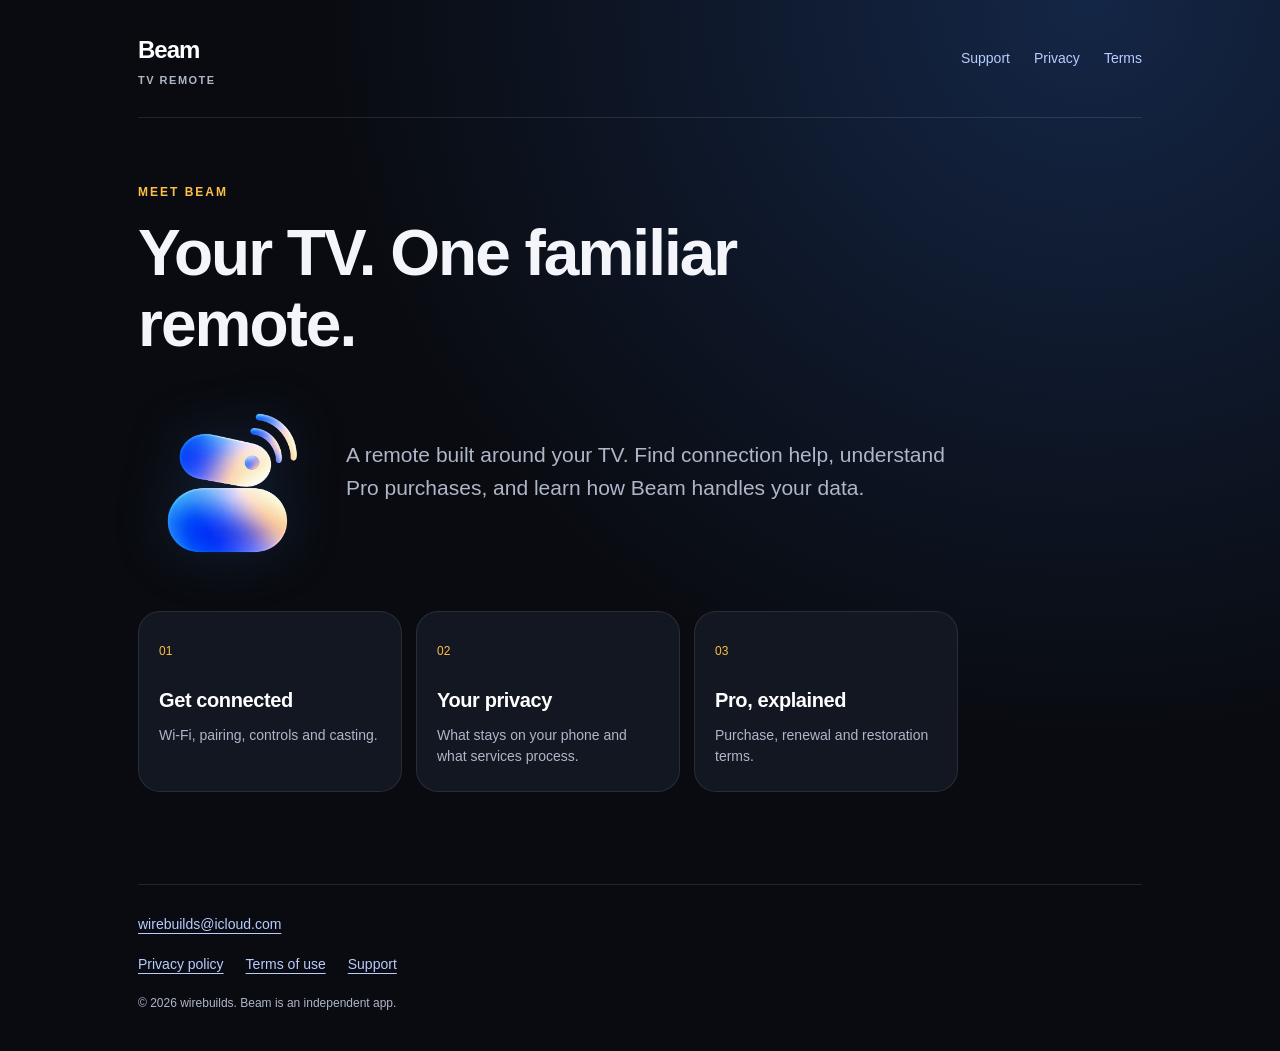
<file: index.html>
<!doctype html><html lang="en"><head><meta charset="utf-8"><meta name="viewport" content="width=device-width,initial-scale=1"><meta name="color-scheme" content="dark"><meta name="description" content="Beam TV remote — support, privacy and terms of use."><title>Your TV. One familiar remote. · Beam</title><link rel="stylesheet" href="/style.css"><link rel="icon" href="/beam.png"></head><body><a class="skip" href="#main">Skip to content</a><div class="wrap"><nav aria-label="Main navigation"><a class="brand" href="/">Beam<span>TV remote</span></a><div><a href="/support.html">Support</a><a href="/privacy.html">Privacy</a><a href="/terms.html">Terms</a></div></nav><main id="main"><p class="eyebrow">MEET BEAM</p><h1>Your TV. One familiar remote.</h1><div class="hero"><img src="/beam.png" width="180" height="180" alt="Beam mascot"><p class="intro">A remote built around your TV. Find connection help, understand Pro purchases, and learn how Beam handles your data.</p></div><div class="cards"><a href="/support.html"><span>01</span><h2>Get connected</h2><p>Wi-Fi, pairing, controls and casting.</p></a><a href="/privacy.html"><span>02</span><h2>Your privacy</h2><p>What stays on your phone and what services process.</p></a><a href="/terms.html"><span>03</span><h2>Pro, explained</h2><p>Purchase, renewal and restoration terms.</p></a></div></main><footer><a href="mailto:wirebuilds@icloud.com">wirebuilds@icloud.com</a><div><a href="/privacy.html">Privacy policy</a><a href="/terms.html">Terms of use</a><a href="/support.html">Support</a></div><p>© 2026 wirebuilds. Beam is an independent app.</p></footer></div></body></html>
</file>
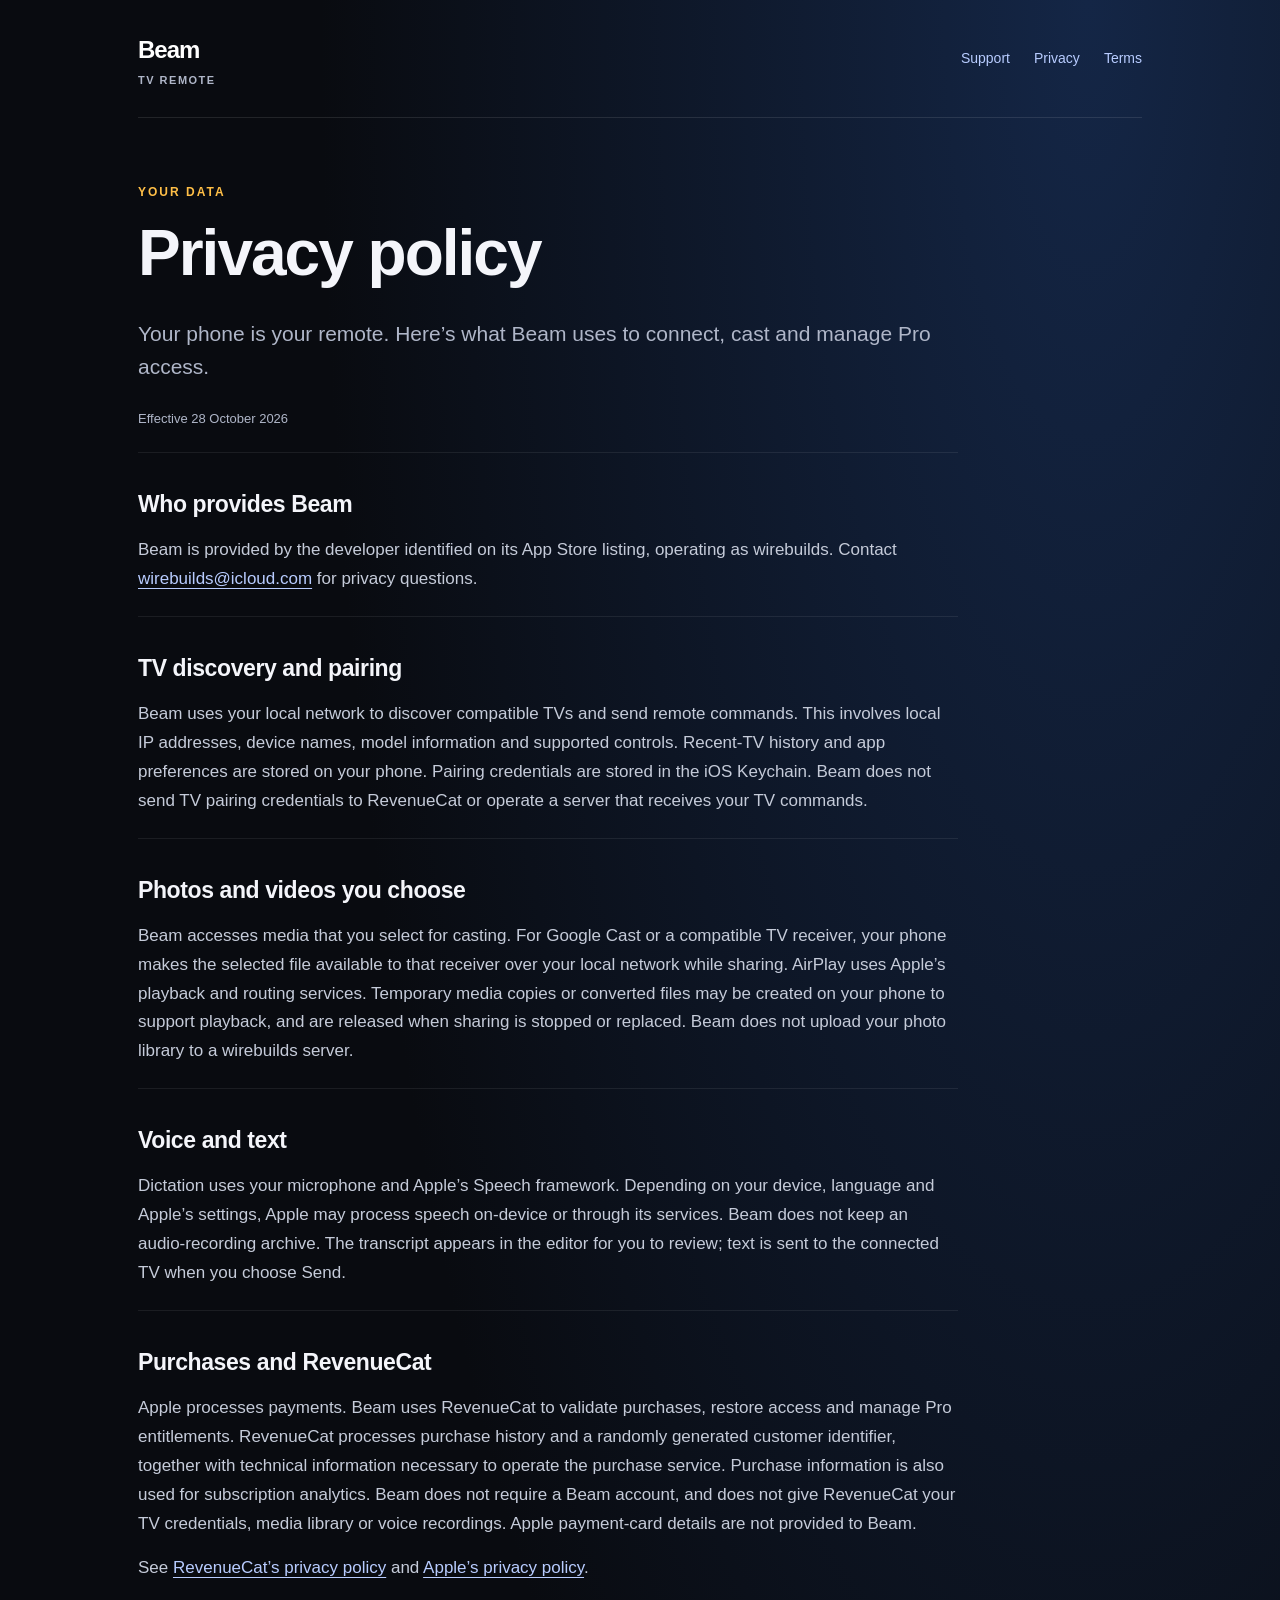
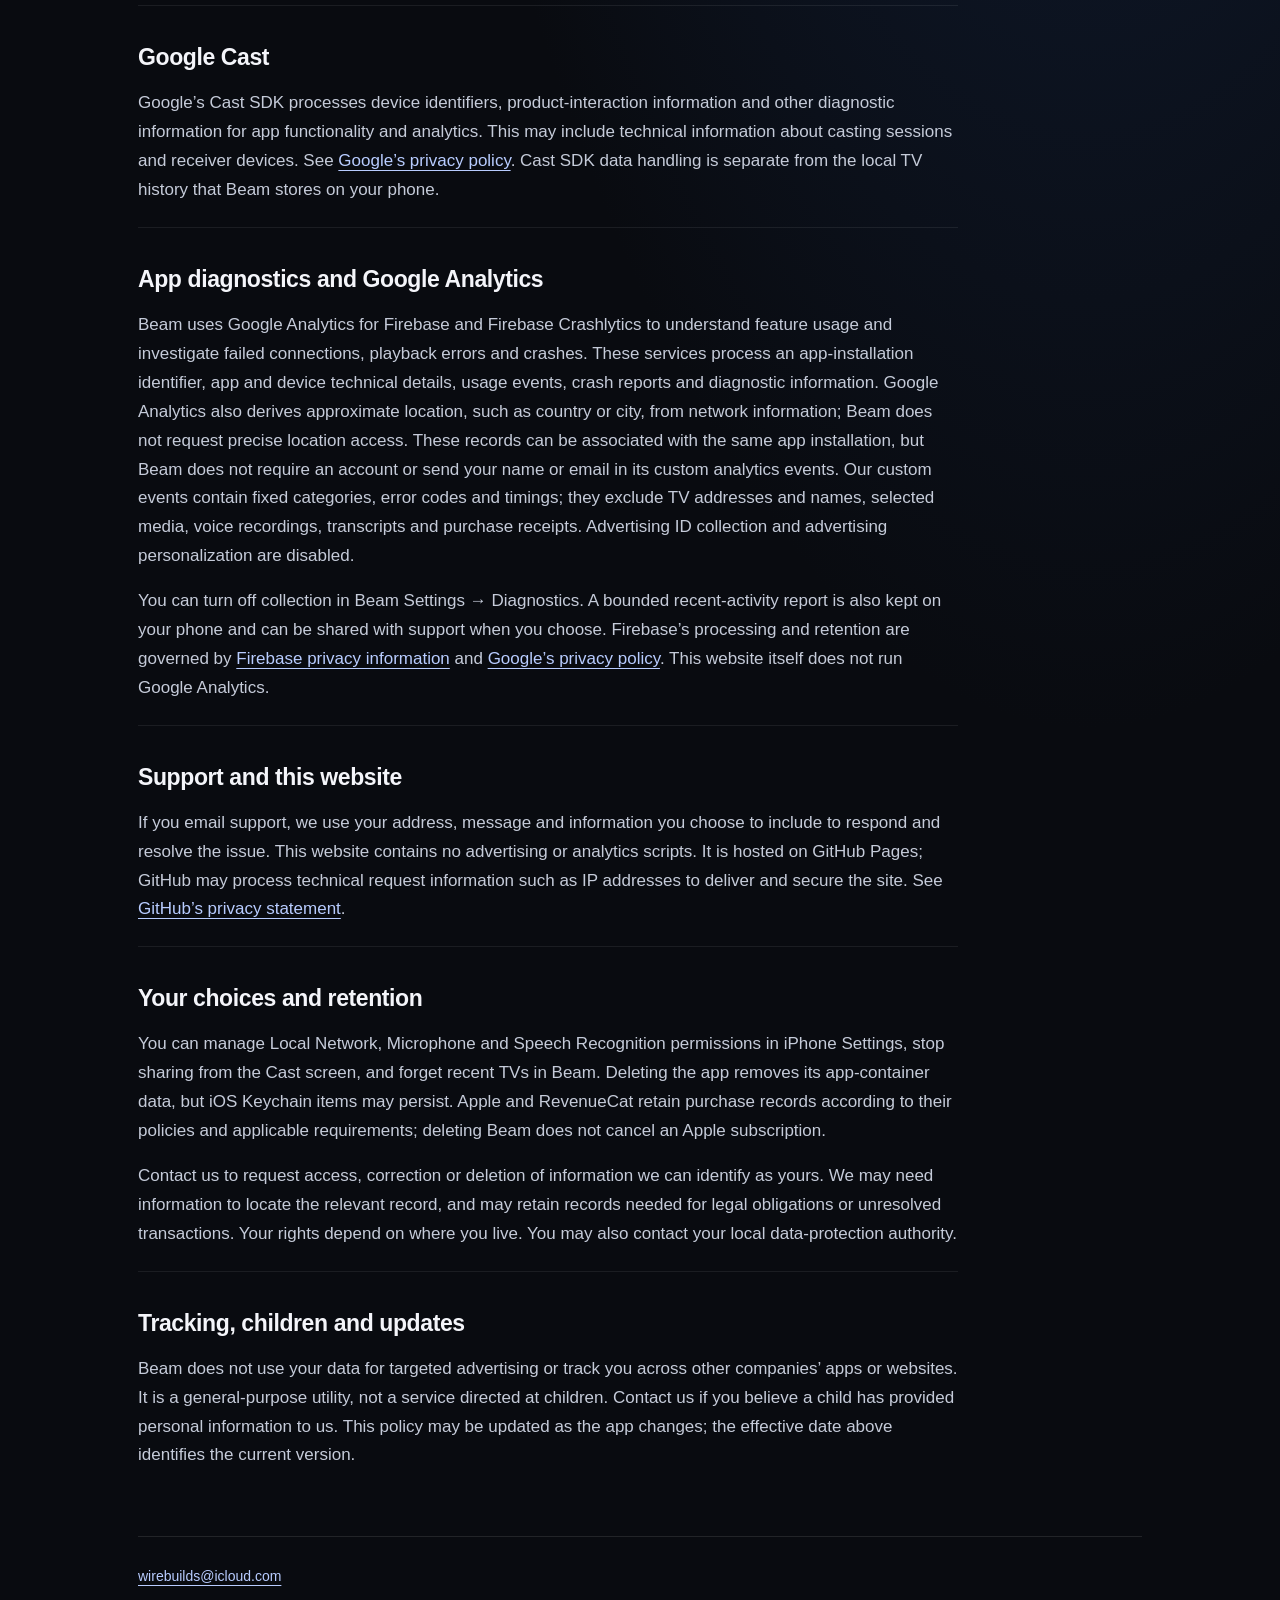
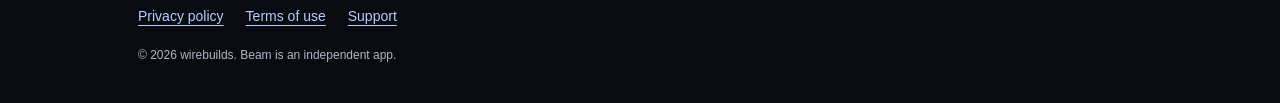
<file: privacy.html>
<!doctype html><html lang="en"><head><meta charset="utf-8"><meta name="viewport" content="width=device-width,initial-scale=1"><meta name="color-scheme" content="dark"><meta name="description" content="Beam TV remote — support, privacy and terms of use."><title>Privacy policy · Beam</title><link rel="stylesheet" href="/style.css"><link rel="icon" href="/beam.png"></head><body><a class="skip" href="#main">Skip to content</a><div class="wrap"><nav aria-label="Main navigation"><a class="brand" href="/">Beam<span>TV remote</span></a><div><a href="/support.html">Support</a><a href="/privacy.html">Privacy</a><a href="/terms.html">Terms</a></div></nav><main id="main"><p class="eyebrow">YOUR DATA</p><h1>Privacy policy</h1><p class="intro">Your phone is your remote. Here’s what Beam uses to connect, cast and manage Pro access.</p><p class="updated">Effective 28 October 2026</p>
<section><h2>Who provides Beam</h2><p>Beam is provided by the developer identified on its App Store listing, operating as wirebuilds. Contact <a href="mailto:wirebuilds@icloud.com">wirebuilds@icloud.com</a> for privacy questions.</p></section>
<section><h2>TV discovery and pairing</h2><p>Beam uses your local network to discover compatible TVs and send remote commands. This involves local IP addresses, device names, model information and supported controls. Recent-TV history and app preferences are stored on your phone. Pairing credentials are stored in the iOS Keychain. Beam does not send TV pairing credentials to RevenueCat or operate a server that receives your TV commands.</p></section>
<section><h2>Photos and videos you choose</h2><p>Beam accesses media that you select for casting. For Google Cast or a compatible TV receiver, your phone makes the selected file available to that receiver over your local network while sharing. AirPlay uses Apple’s playback and routing services. Temporary media copies or converted files may be created on your phone to support playback, and are released when sharing is stopped or replaced. Beam does not upload your photo library to a wirebuilds server.</p></section>
<section><h2>Voice and text</h2><p>Dictation uses your microphone and Apple’s Speech framework. Depending on your device, language and Apple’s settings, Apple may process speech on-device or through its services. Beam does not keep an audio-recording archive. The transcript appears in the editor for you to review; text is sent to the connected TV when you choose Send.</p></section>
<section><h2>Purchases and RevenueCat</h2><p>Apple processes payments. Beam uses RevenueCat to validate purchases, restore access and manage Pro entitlements. RevenueCat processes purchase history and a randomly generated customer identifier, together with technical information necessary to operate the purchase service. Purchase information is also used for subscription analytics. Beam does not require a Beam account, and does not give RevenueCat your TV credentials, media library or voice recordings. Apple payment-card details are not provided to Beam.</p><p>See <a href="https://www.revenuecat.com/privacy">RevenueCat’s privacy policy</a> and <a href="https://www.apple.com/legal/privacy.html">Apple’s privacy policy</a>.</p></section>
<section><h2>Google Cast</h2><p>Google’s Cast SDK processes device identifiers, product-interaction information and other diagnostic information for app functionality and analytics. This may include technical information about casting sessions and receiver devices. See <a href="https://policies.google.com/privacy">Google’s privacy policy</a>. Cast SDK data handling is separate from the local TV history that Beam stores on your phone.</p></section>
<section><h2>App diagnostics and Google Analytics</h2><p>Beam uses Google Analytics for Firebase and Firebase Crashlytics to understand feature usage and investigate failed connections, playback errors and crashes. These services process an app-installation identifier, app and device technical details, usage events, crash reports and diagnostic information. Google Analytics also derives approximate location, such as country or city, from network information; Beam does not request precise location access. These records can be associated with the same app installation, but Beam does not require an account or send your name or email in its custom analytics events. Our custom events contain fixed categories, error codes and timings; they exclude TV addresses and names, selected media, voice recordings, transcripts and purchase receipts. Advertising ID collection and advertising personalization are disabled.</p><p>You can turn off collection in Beam Settings → Diagnostics. A bounded recent-activity report is also kept on your phone and can be shared with support when you choose. Firebase’s processing and retention are governed by <a href="https://firebase.google.com/support/privacy">Firebase privacy information</a> and <a href="https://policies.google.com/privacy">Google’s privacy policy</a>. This website itself does not run Google Analytics.</p></section>
<section><h2>Support and this website</h2><p>If you email support, we use your address, message and information you choose to include to respond and resolve the issue. This website contains no advertising or analytics scripts. It is hosted on GitHub Pages; GitHub may process technical request information such as IP addresses to deliver and secure the site. See <a href="https://docs.github.com/en/site-policy/privacy-policies/github-general-privacy-statement">GitHub’s privacy statement</a>.</p></section>
<section><h2>Your choices and retention</h2><p>You can manage Local Network, Microphone and Speech Recognition permissions in iPhone Settings, stop sharing from the Cast screen, and forget recent TVs in Beam. Deleting the app removes its app-container data, but iOS Keychain items may persist. Apple and RevenueCat retain purchase records according to their policies and applicable requirements; deleting Beam does not cancel an Apple subscription.</p><p>Contact us to request access, correction or deletion of information we can identify as yours. We may need information to locate the relevant record, and may retain records needed for legal obligations or unresolved transactions. Your rights depend on where you live. You may also contact your local data-protection authority.</p></section>
<section><h2>Tracking, children and updates</h2><p>Beam does not use your data for targeted advertising or track you across other companies’ apps or websites. It is a general-purpose utility, not a service directed at children. Contact us if you believe a child has provided personal information to us. This policy may be updated as the app changes; the effective date above identifies the current version.</p></section></main><footer><a href="mailto:wirebuilds@icloud.com">wirebuilds@icloud.com</a><div><a href="/privacy.html">Privacy policy</a><a href="/terms.html">Terms of use</a><a href="/support.html">Support</a></div><p>© 2026 wirebuilds. Beam is an independent app.</p></footer></div></body></html>
</file>
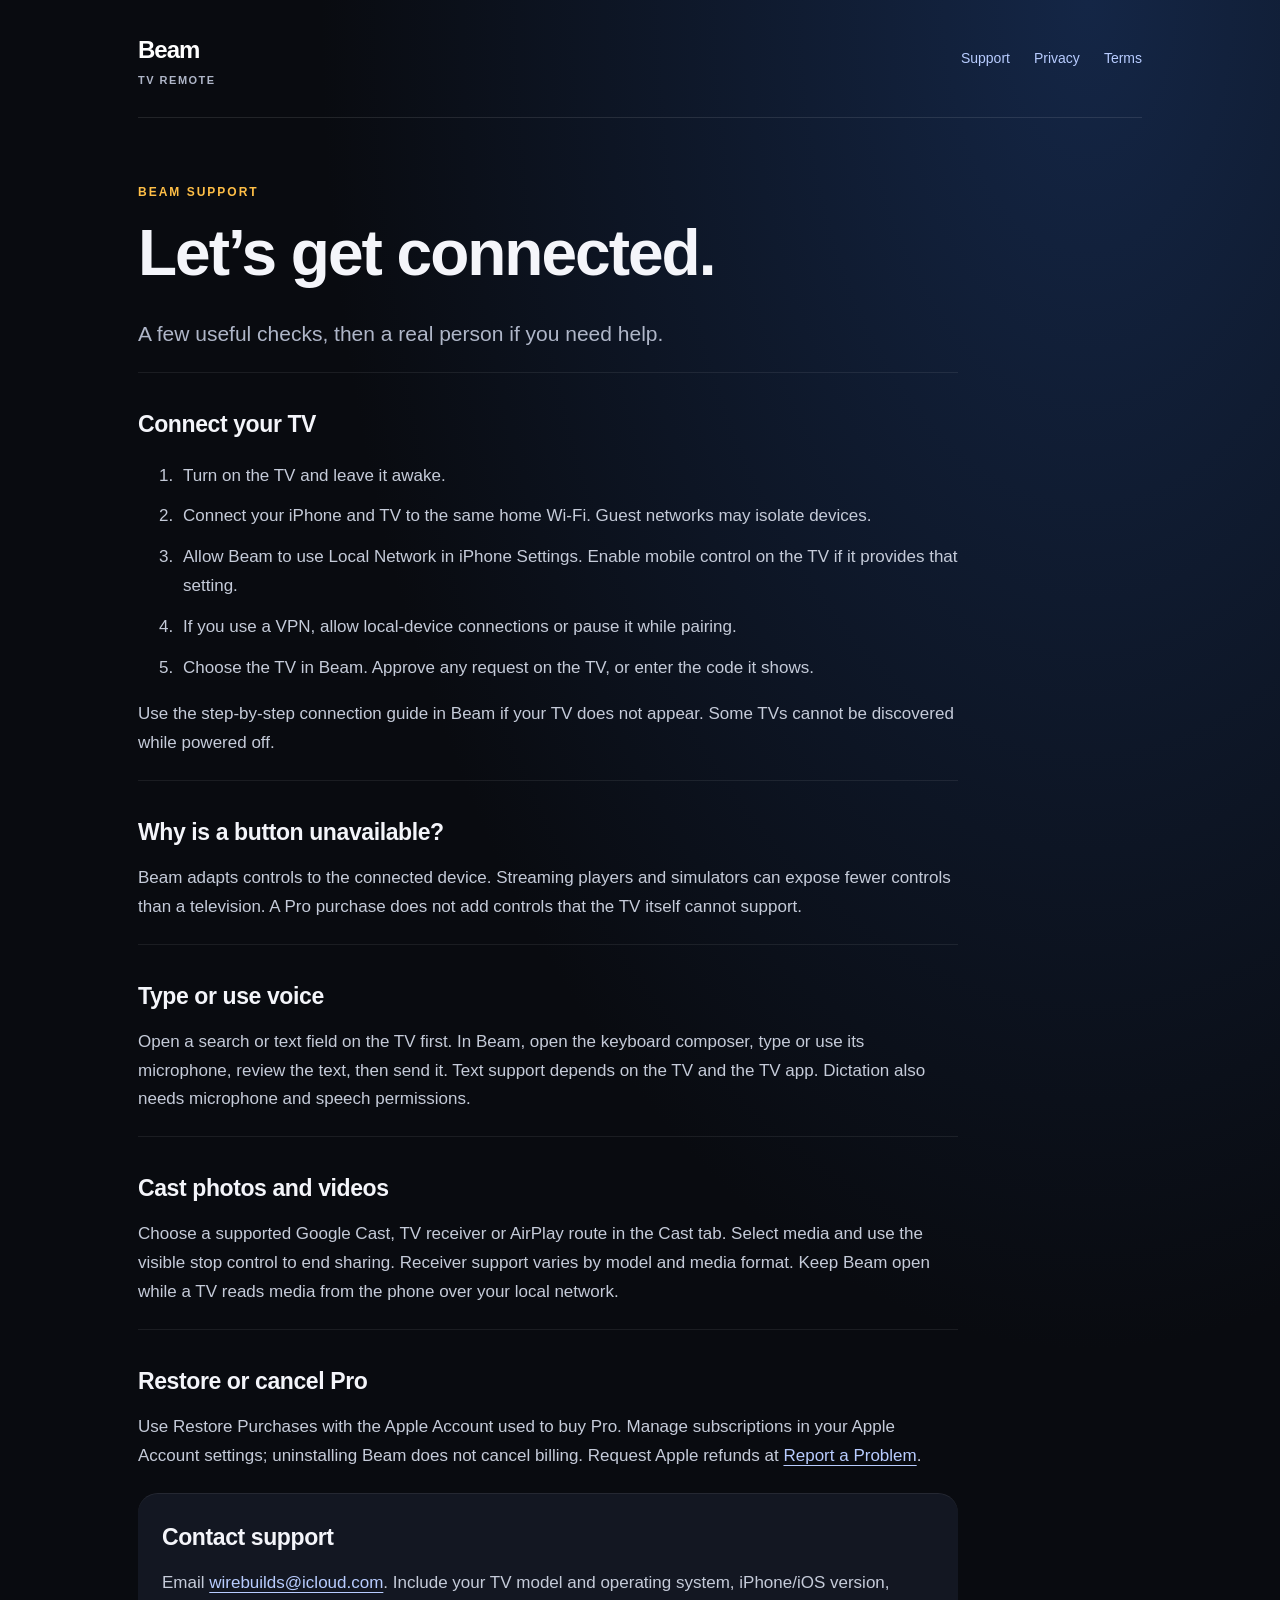
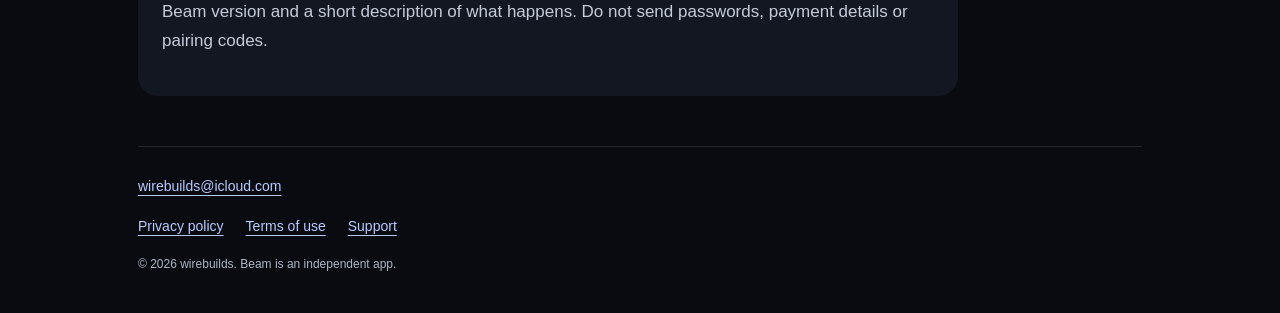
<file: support.html>
<!doctype html><html lang="en"><head><meta charset="utf-8"><meta name="viewport" content="width=device-width,initial-scale=1"><meta name="color-scheme" content="dark"><meta name="description" content="Beam TV remote — support, privacy and terms of use."><title>Let’s get connected. · Beam</title><link rel="stylesheet" href="/style.css"><link rel="icon" href="/beam.png"></head><body><a class="skip" href="#main">Skip to content</a><div class="wrap"><nav aria-label="Main navigation"><a class="brand" href="/">Beam<span>TV remote</span></a><div><a href="/support.html">Support</a><a href="/privacy.html">Privacy</a><a href="/terms.html">Terms</a></div></nav><main id="main"><p class="eyebrow">BEAM SUPPORT</p><h1>Let’s get connected.</h1><p class="intro">A few useful checks, then a real person if you need help.</p>
<section><h2>Connect your TV</h2><ol><li>Turn on the TV and leave it awake.</li><li>Connect your iPhone and TV to the same home Wi-Fi. Guest networks may isolate devices.</li><li>Allow Beam to use Local Network in iPhone Settings. Enable mobile control on the TV if it provides that setting.</li><li>If you use a VPN, allow local-device connections or pause it while pairing.</li><li>Choose the TV in Beam. Approve any request on the TV, or enter the code it shows.</li></ol><p>Use the step-by-step connection guide in Beam if your TV does not appear. Some TVs cannot be discovered while powered off.</p></section>
<section><h2>Why is a button unavailable?</h2><p>Beam adapts controls to the connected device. Streaming players and simulators can expose fewer controls than a television. A Pro purchase does not add controls that the TV itself cannot support.</p></section>
<section><h2>Type or use voice</h2><p>Open a search or text field on the TV first. In Beam, open the keyboard composer, type or use its microphone, review the text, then send it. Text support depends on the TV and the TV app. Dictation also needs microphone and speech permissions.</p></section>
<section><h2>Cast photos and videos</h2><p>Choose a supported Google Cast, TV receiver or AirPlay route in the Cast tab. Select media and use the visible stop control to end sharing. Receiver support varies by model and media format. Keep Beam open while a TV reads media from the phone over your local network.</p></section>
<section><h2>Restore or cancel Pro</h2><p>Use Restore Purchases with the Apple Account used to buy Pro. Manage subscriptions in your Apple Account settings; uninstalling Beam does not cancel billing. Request Apple refunds at <a href="https://reportaproblem.apple.com/">Report a Problem</a>.</p></section>
<section class="contact"><h2>Contact support</h2><p>Email <a href="mailto:wirebuilds@icloud.com">wirebuilds@icloud.com</a>. Include your TV model and operating system, iPhone/iOS version, Beam version and a short description of what happens. Do not send passwords, payment details or pairing codes.</p></section></main><footer><a href="mailto:wirebuilds@icloud.com">wirebuilds@icloud.com</a><div><a href="/privacy.html">Privacy policy</a><a href="/terms.html">Terms of use</a><a href="/support.html">Support</a></div><p>© 2026 wirebuilds. Beam is an independent app.</p></footer></div></body></html>
</file>
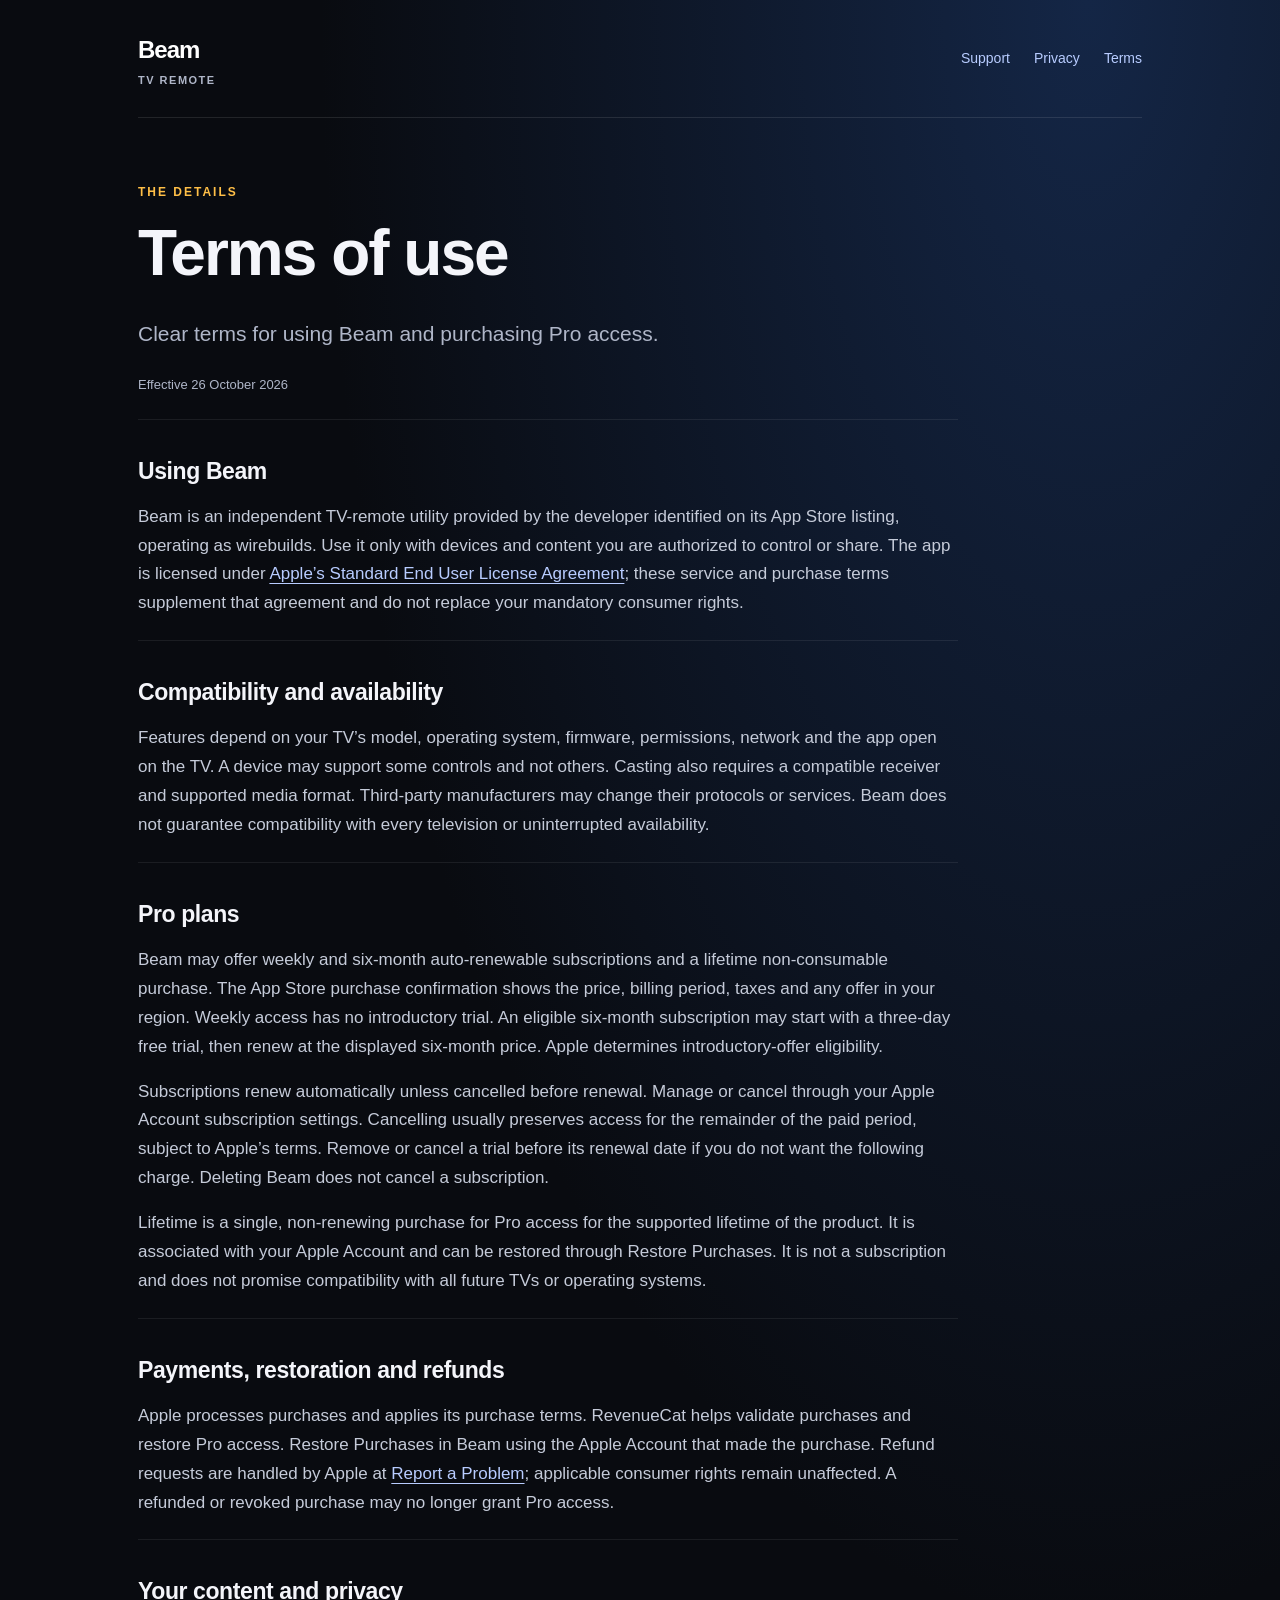
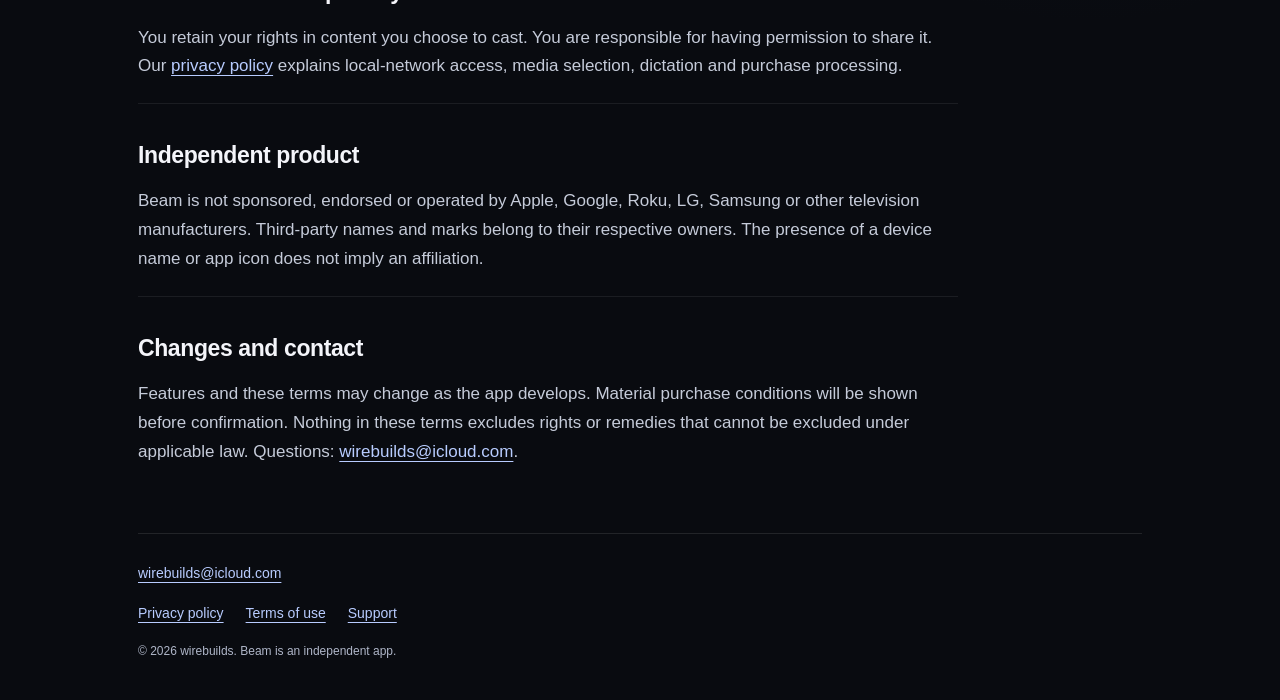
<file: terms.html>
<!doctype html><html lang="en"><head><meta charset="utf-8"><meta name="viewport" content="width=device-width,initial-scale=1"><meta name="color-scheme" content="dark"><meta name="description" content="Beam TV remote — support, privacy and terms of use."><title>Terms of use · Beam</title><link rel="stylesheet" href="/style.css"><link rel="icon" href="/beam.png"></head><body><a class="skip" href="#main">Skip to content</a><div class="wrap"><nav aria-label="Main navigation"><a class="brand" href="/">Beam<span>TV remote</span></a><div><a href="/support.html">Support</a><a href="/privacy.html">Privacy</a><a href="/terms.html">Terms</a></div></nav><main id="main"><p class="eyebrow">THE DETAILS</p><h1>Terms of use</h1><p class="intro">Clear terms for using Beam and purchasing Pro access.</p><p class="updated">Effective 26 October 2026</p>
<section><h2>Using Beam</h2><p>Beam is an independent TV-remote utility provided by the developer identified on its App Store listing, operating as wirebuilds. Use it only with devices and content you are authorized to control or share. The app is licensed under <a href="https://www.apple.com/legal/internet-services/itunes/dev/stdeula/">Apple’s Standard End User License Agreement</a>; these service and purchase terms supplement that agreement and do not replace your mandatory consumer rights.</p></section>
<section><h2>Compatibility and availability</h2><p>Features depend on your TV’s model, operating system, firmware, permissions, network and the app open on the TV. A device may support some controls and not others. Casting also requires a compatible receiver and supported media format. Third-party manufacturers may change their protocols or services. Beam does not guarantee compatibility with every television or uninterrupted availability.</p></section>
<section><h2>Pro plans</h2><p>Beam may offer weekly and six-month auto-renewable subscriptions and a lifetime non-consumable purchase. The App Store purchase confirmation shows the price, billing period, taxes and any offer in your region. Weekly access has no introductory trial. An eligible six-month subscription may start with a three-day free trial, then renew at the displayed six-month price. Apple determines introductory-offer eligibility.</p><p>Subscriptions renew automatically unless cancelled before renewal. Manage or cancel through your Apple Account subscription settings. Cancelling usually preserves access for the remainder of the paid period, subject to Apple’s terms. Remove or cancel a trial before its renewal date if you do not want the following charge. Deleting Beam does not cancel a subscription.</p><p>Lifetime is a single, non-renewing purchase for Pro access for the supported lifetime of the product. It is associated with your Apple Account and can be restored through Restore Purchases. It is not a subscription and does not promise compatibility with all future TVs or operating systems.</p></section>
<section><h2>Payments, restoration and refunds</h2><p>Apple processes purchases and applies its purchase terms. RevenueCat helps validate purchases and restore Pro access. Restore Purchases in Beam using the Apple Account that made the purchase. Refund requests are handled by Apple at <a href="https://reportaproblem.apple.com/">Report a Problem</a>; applicable consumer rights remain unaffected. A refunded or revoked purchase may no longer grant Pro access.</p></section>
<section><h2>Your content and privacy</h2><p>You retain your rights in content you choose to cast. You are responsible for having permission to share it. Our <a href="/privacy.html">privacy policy</a> explains local-network access, media selection, dictation and purchase processing.</p></section>
<section><h2>Independent product</h2><p>Beam is not sponsored, endorsed or operated by Apple, Google, Roku, LG, Samsung or other television manufacturers. Third-party names and marks belong to their respective owners. The presence of a device name or app icon does not imply an affiliation.</p></section>
<section><h2>Changes and contact</h2><p>Features and these terms may change as the app develops. Material purchase conditions will be shown before confirmation. Nothing in these terms excludes rights or remedies that cannot be excluded under applicable law. Questions: <a href="mailto:wirebuilds@icloud.com">wirebuilds@icloud.com</a>.</p></section></main><footer><a href="mailto:wirebuilds@icloud.com">wirebuilds@icloud.com</a><div><a href="/privacy.html">Privacy policy</a><a href="/terms.html">Terms of use</a><a href="/support.html">Support</a></div><p>© 2026 wirebuilds. Beam is an independent app.</p></footer></div></body></html>
</file>
<file: style.css>
:root{color-scheme:dark;--bg:#090b10;--card:#131722;--text:#f4f5fa;--muted:#afb6c8;--accent:#b8ccff}*{box-sizing:border-box}body{margin:0;background:radial-gradient(ellipse at 85% 0,#142646 0,transparent 48rem),var(--bg);color:var(--text);font:17px/1.7 -apple-system,BlinkMacSystemFont,"Segoe UI",sans-serif}a{color:var(--accent);text-underline-offset:4px}a:hover{color:white}a:focus-visible{outline:2px solid #ffb300;outline-offset:5px;border-radius:4px}.wrap{max-width:1060px;margin:auto;padding:0 28px}nav{display:flex;justify-content:space-between;align-items:center;padding:30px 0;border-bottom:1px solid #ffffff1a;gap:24px}nav div{display:flex;gap:24px}nav a{text-decoration:none;font-size:14px}.brand{font-size:24px;font-weight:750;color:white;letter-spacing:-1px}.brand span{font-size:11px;letter-spacing:1.5px;text-transform:uppercase;color:var(--muted);display:block;line-height:1.3;margin-top:2px}main{max-width:820px;padding:64px 0 50px}.eyebrow{font-size:12px;letter-spacing:2px;font-weight:650;color:#ffbf47}h1{font-size:clamp(36px,6vw,64px);letter-spacing:-2px;line-height:1.1;margin:15px 0 28px}h2{font-size:23px;letter-spacing:-.4px;margin:0 0 12px}p{margin:0 0 16px}.intro{font-size:21px;line-height:1.6;color:var(--muted)}.updated{color:var(--muted);font-size:13px;margin-top:24px}section{padding-top:32px;margin-top:22px;border-top:1px solid #ffffff13}section p,li{color:#c5cbd9}li{padding-left:5px;margin-bottom:12px}footer{padding:28px 0 22px;border-top:1px solid #ffffff1a;font-size:14px;color:var(--muted)}footer div{display:flex;gap:22px;margin:16px 0}footer p{font-size:12px}.hero{display:flex;gap:28px;align-items:center;margin:30px 0}.hero img{object-fit:contain;filter:drop-shadow(0 0 26px #25478055)}.cards{display:grid;grid-template-columns:repeat(3,1fr);gap:14px;margin:42px 0}.cards a{border:1px solid #ffffff18;padding:24px 20px;border-radius:22px;background:var(--card);text-decoration:none;color:white}.cards span{color:#ffbf47;font-size:12px}.cards h2{font-size:20px;margin:18px 0 8px}.cards p{font-size:14px;line-height:1.5;color:var(--muted);margin:0}.contact{border-radius:20px;background:var(--card);padding:24px}.skip{position:absolute;top:-100px;left:20px;background:#ffb300;color:black;padding:10px}.skip:focus{top:10px}@media(max-width:620px){.wrap{padding:0 20px}nav{padding:22px 0;gap:12px}nav div{gap:14px}nav a{font-size:13px}main{padding-top:42px}h1{letter-spacing:-1px}.intro{font-size:18px}.hero{flex-direction:column;align-items:flex-start}.hero img{width:120px;height:120px}.cards{grid-template-columns:1fr}.cards a{padding:22px}.cards h2{margin-top:10px}footer a{overflow-wrap:anywhere}}
</file>
